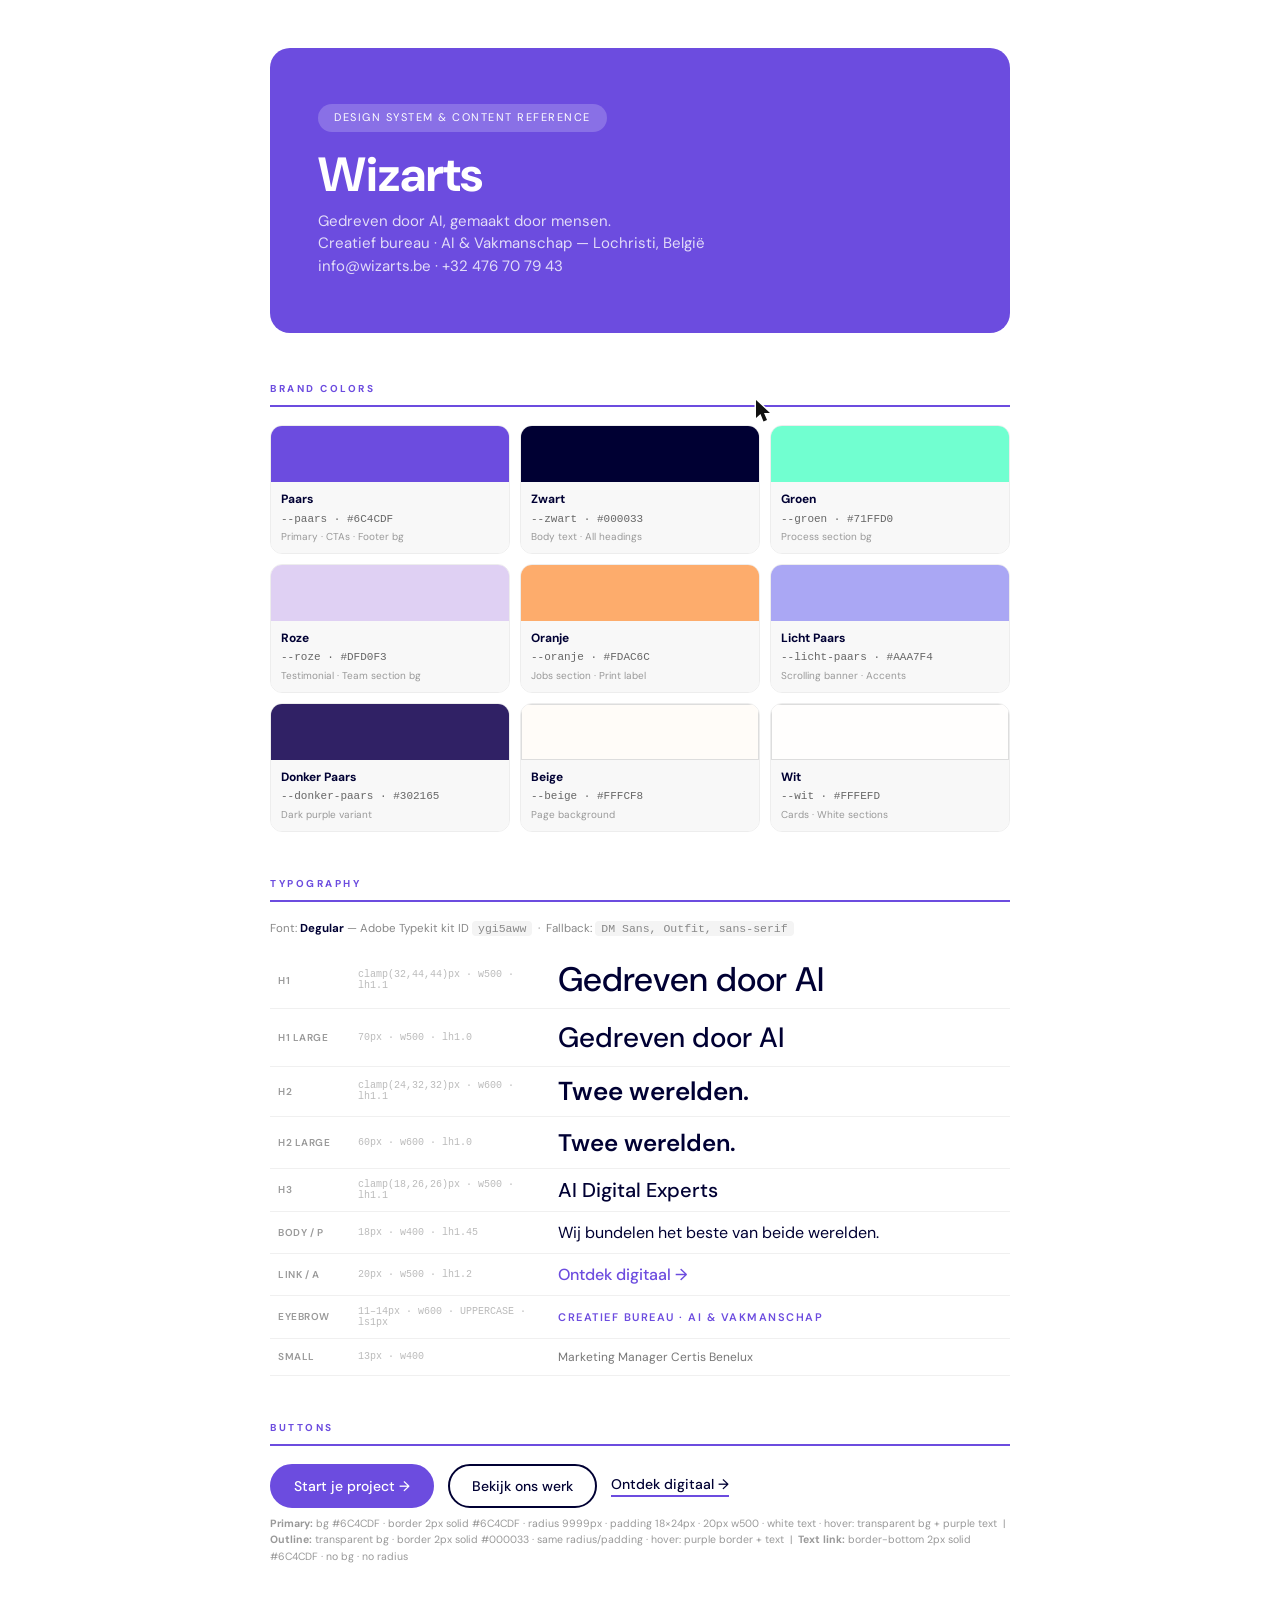
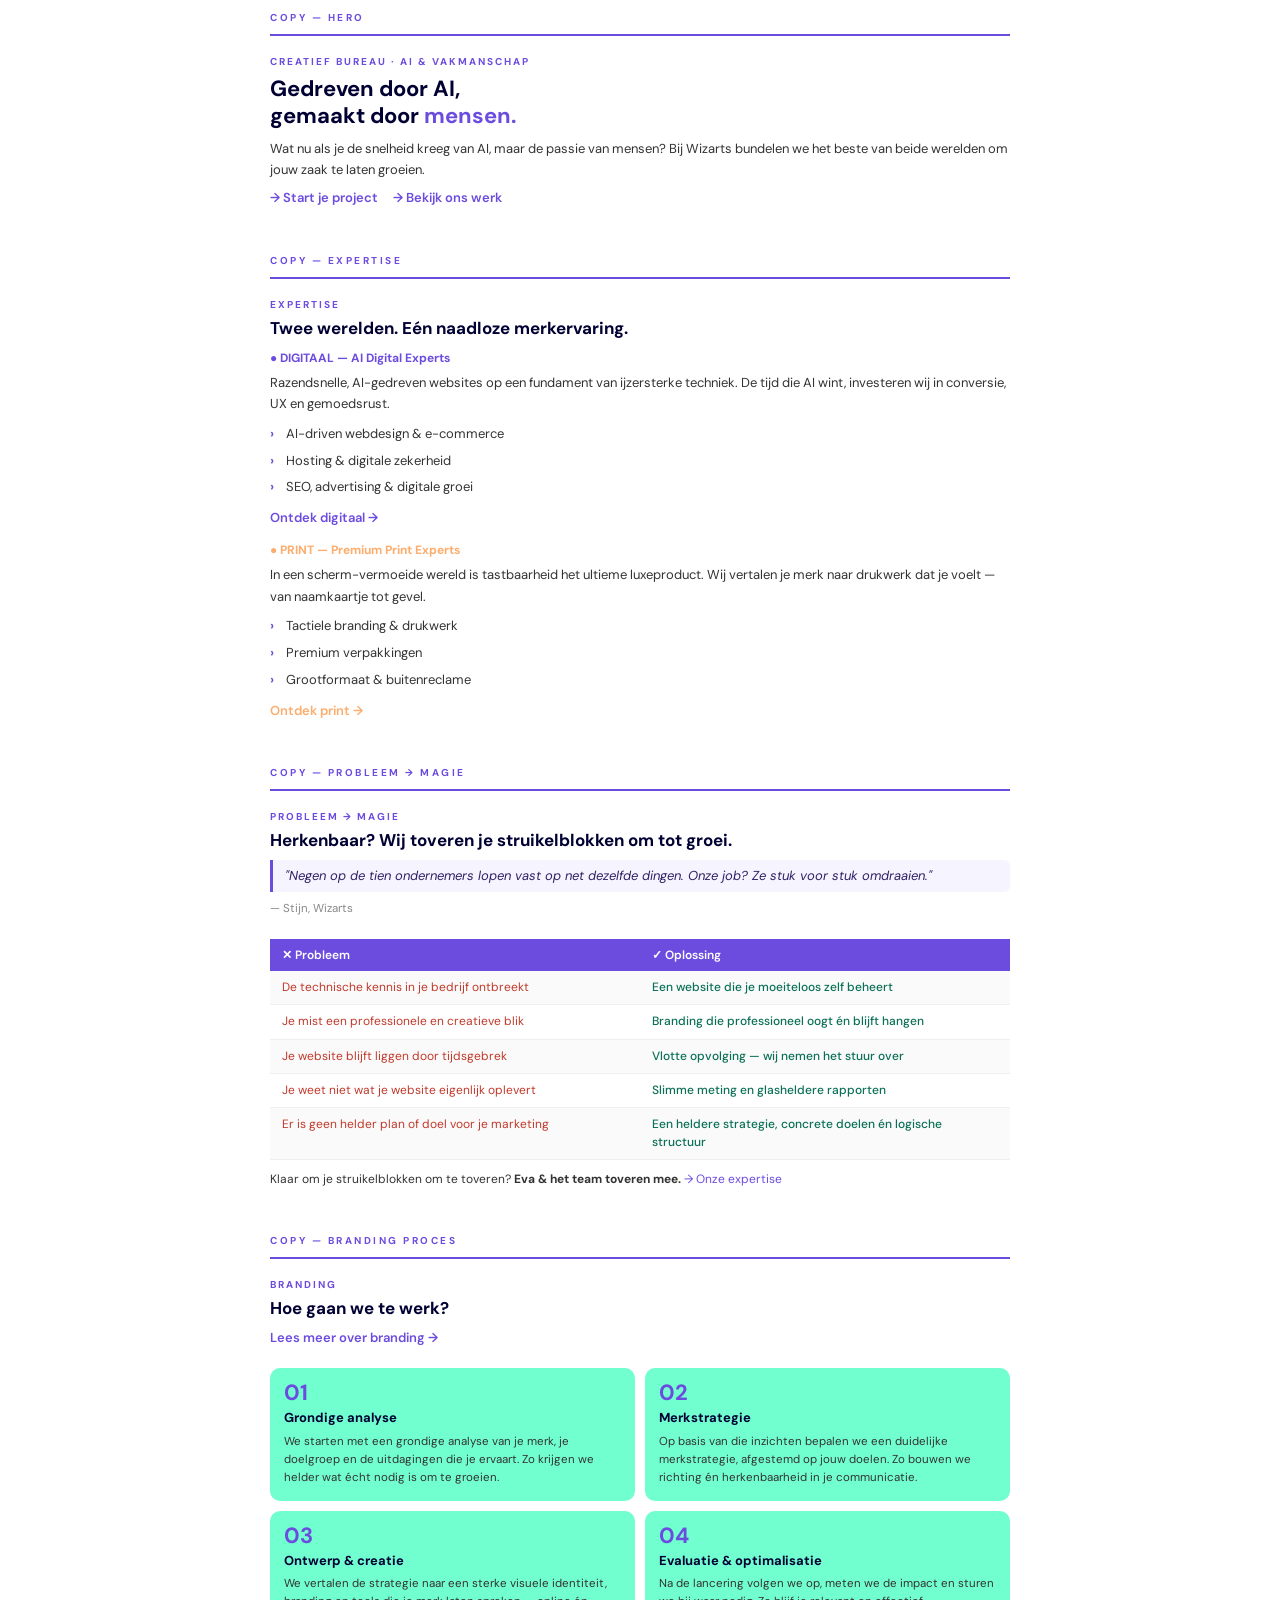
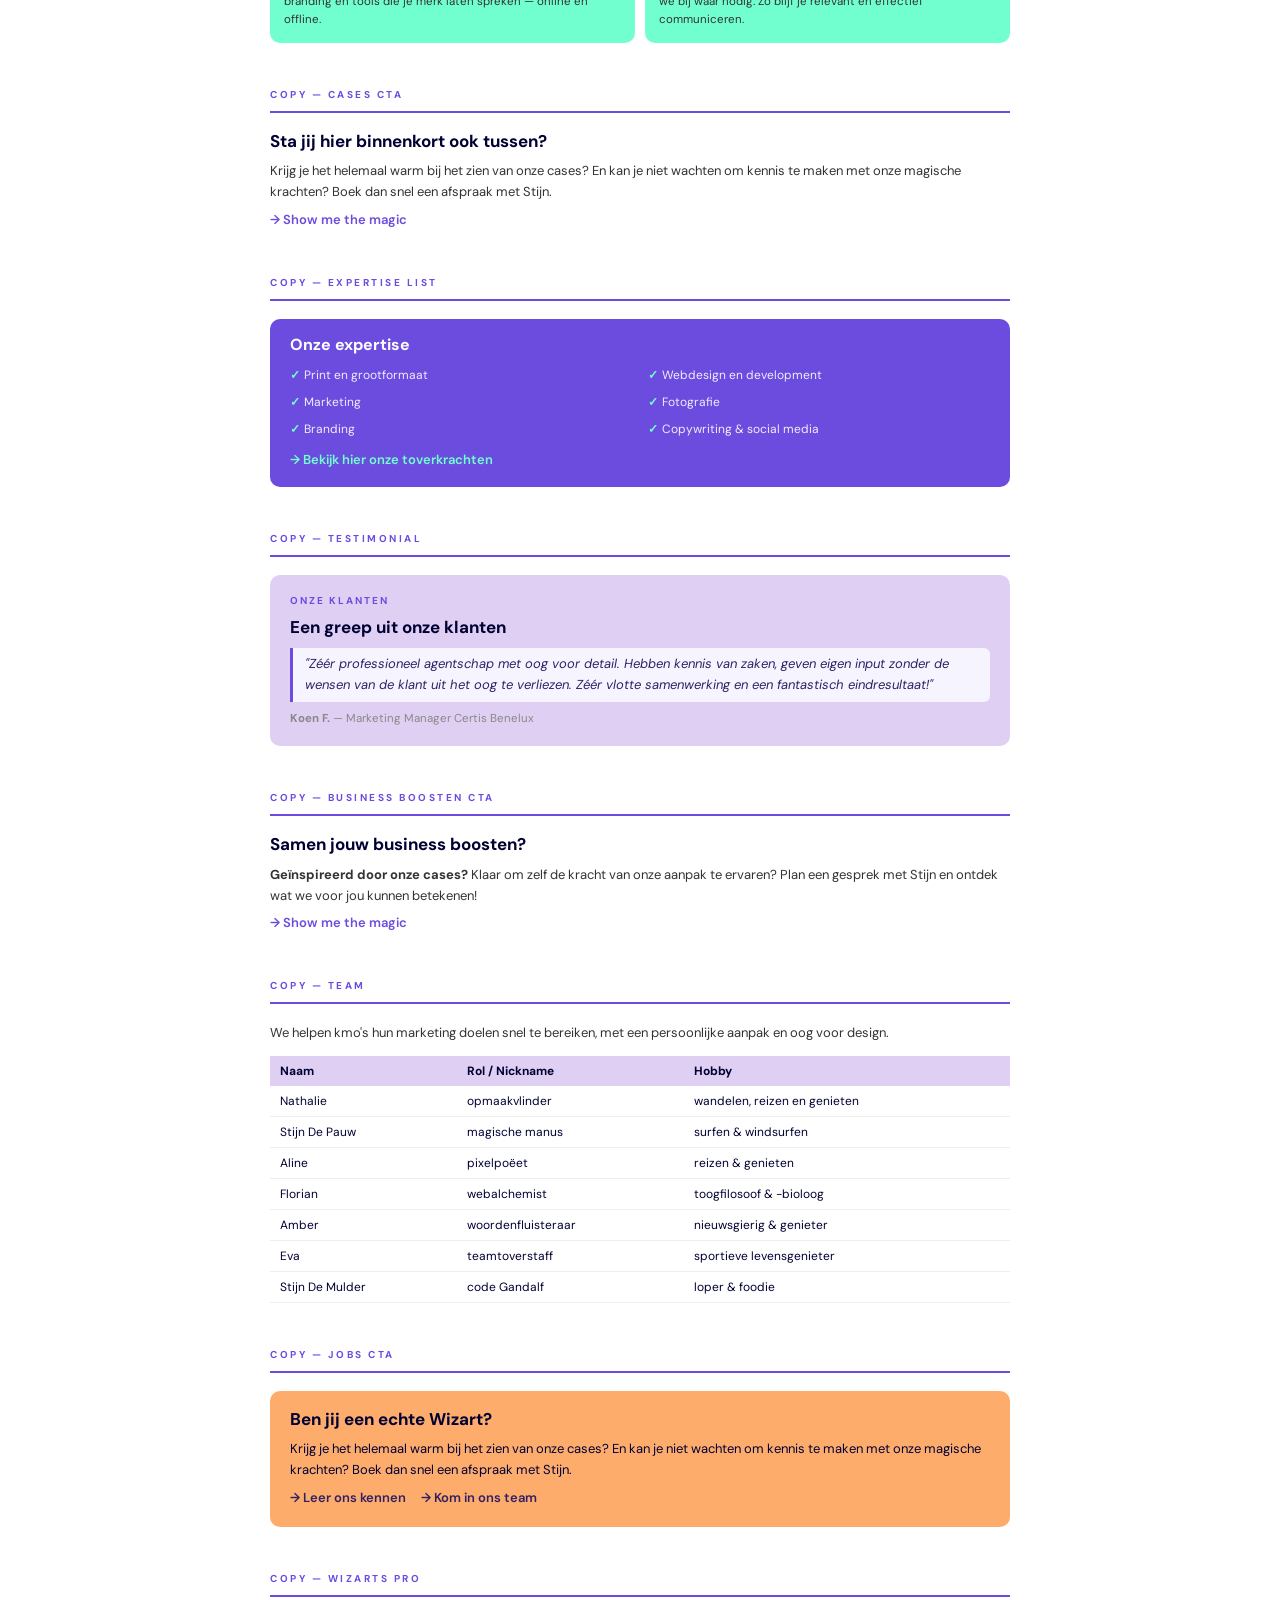
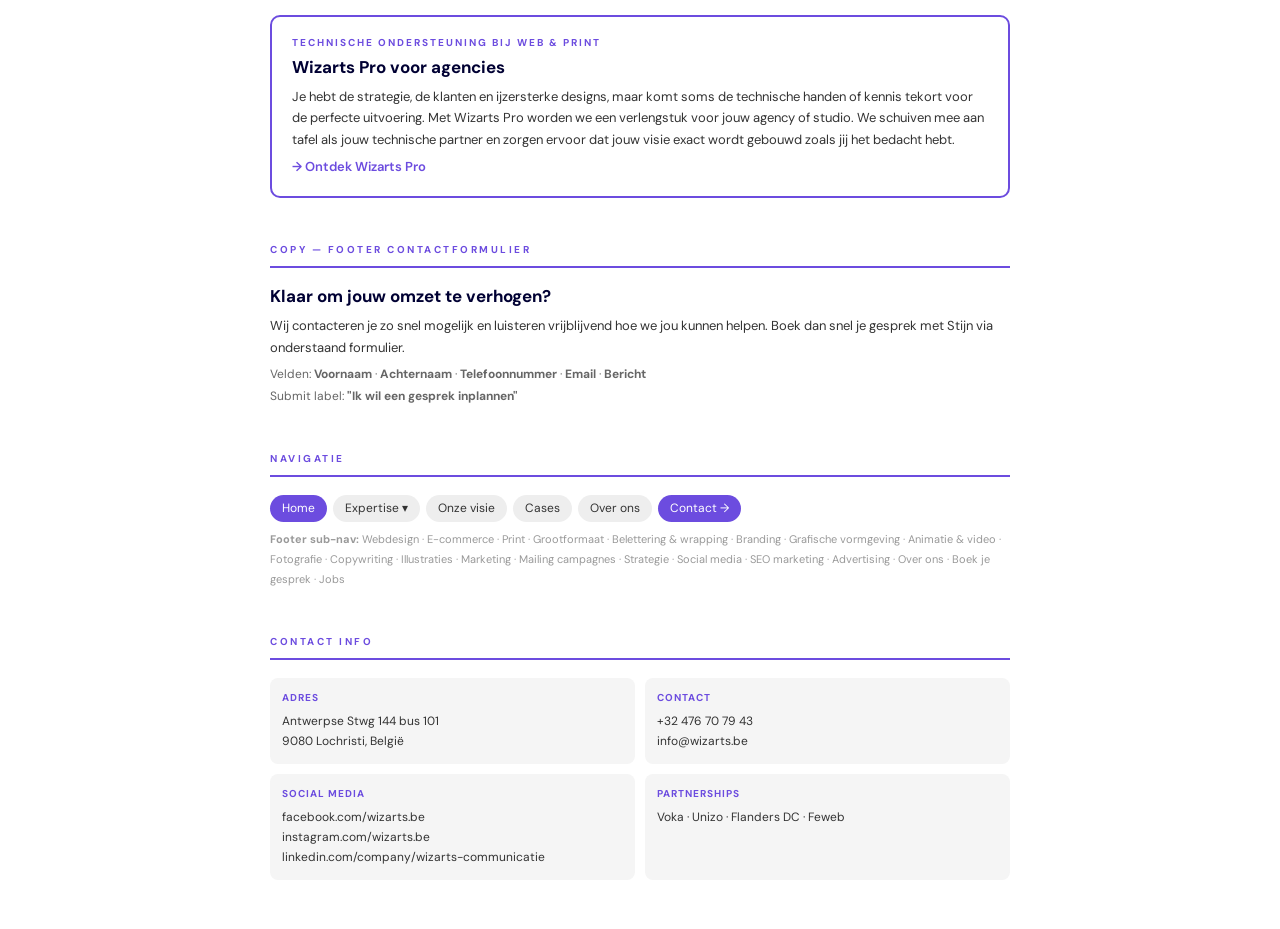
<file: Content/wizarts-design-system.html>
<html class="notranslate" translate="no" lang="nl" data-headlessui-focus-visible=""><head>
<meta charset="UTF-8">
<title>Wizarts – Design System &amp; Content</title>
<style>
@import url('https://fonts.googleapis.com/css2?family=DM+Sans:ital,opsz,wght@0,9..40,300;0,9..40,400;0,9..40,500;0,9..40,600;0,9..40,700;1,9..40,400&display=swap');
*{box-sizing:border-box;margin:0;padding:0}
body{font-family:'DM Sans',sans-serif;color:#000033;background:#fff;font-size:13px;line-height:1.6;-webkit-print-color-adjust:exact;print-color-adjust:exact}
.page{max-width:820px;margin:0 auto;padding:48px 40px}

.cover{background:#6C4CDF;color:white;padding:56px 48px;margin-bottom:48px;border-radius:20px}
.cover-tag{display:inline-block;background:rgba(255,255,255,0.2);border-radius:99px;padding:5px 16px;font-size:11px;letter-spacing:1.5px;text-transform:uppercase;margin-bottom:18px}
.cover h1{font-size:48px;font-weight:700;line-height:1.05;margin-bottom:10px}
.cover p{font-size:15px;opacity:0.8;line-height:1.5}

h2.sec{font-size:10px;font-weight:700;letter-spacing:2.5px;text-transform:uppercase;color:#6C4CDF;margin:44px 0 18px;padding-bottom:8px;border-bottom:2px solid #6C4CDF;page-break-after:avoid}

/* SWATCHES */
.swatches{display:grid;grid-template-columns:repeat(3,1fr);gap:10px;margin-bottom:8px}
.sw{border-radius:12px;overflow:hidden;border:1px solid rgba(0,0,0,0.07)}
.sw-color{height:56px}
.sw-info{padding:8px 10px;background:#f8f8f8}
.sw-name{font-weight:700;font-size:12px;color:#000033}
.sw-hex{font-size:11px;color:#666;font-family:monospace;margin:1px 0}
.sw-use{font-size:10px;color:#999}

/* TYPO */
.typo-table{width:100%;border-collapse:collapse;margin-bottom:8px}
.typo-table tr{border-bottom:1px solid #f0f0f0}
.typo-table td{padding:10px 8px;vertical-align:middle}
.tlabel{font-size:10px;color:#999;width:80px;font-weight:600;text-transform:uppercase;letter-spacing:.5px}
.tspec{font-size:10px;color:#bbb;font-family:monospace;width:200px}
.t-h1{font-size:34px;font-weight:500;line-height:1.05;color:#000033}
.t-h2{font-size:26px;font-weight:600;line-height:1.1;color:#000033}
.t-h3{font-size:20px;font-weight:500;line-height:1.1;color:#000033}
.t-body{font-size:16px;font-weight:400;color:#000033}
.t-link{font-size:16px;font-weight:500;color:#6C4CDF}
.t-eyebrow{font-size:11px;font-weight:600;letter-spacing:1.5px;text-transform:uppercase;color:#6C4CDF}
.t-small{font-size:12px;color:#777}

/* BUTTONS */
.btn-row{display:flex;gap:14px;align-items:center;flex-wrap:wrap;margin:14px 0 8px}
.bp{background:#6C4CDF;color:#fff;border:2px solid #6C4CDF;border-radius:99px;padding:11px 22px;font-size:14px;font-weight:500;font-family:inherit;cursor:default}
.bo{background:transparent;color:#000033;border:2px solid #000033;border-radius:99px;padding:11px 22px;font-size:14px;font-weight:500;font-family:inherit;cursor:default}
.bl{background:none;border:none;border-bottom:2px solid #6C4CDF;padding:0 0 2px;font-size:14px;font-weight:500;color:#000033;font-family:inherit;cursor:default}
.btn-note{font-size:10.5px;color:#999;line-height:1.6}

/* COPY BLOCKS */
.cb{margin-bottom:20px}
.eyebrow{font-size:10px;font-weight:700;letter-spacing:2px;text-transform:uppercase;color:#6C4CDF;margin-bottom:5px}
.hl{font-size:17px;font-weight:700;color:#000033;line-height:1.25;margin-bottom:8px}
.bd{font-size:13px;color:#333;line-height:1.65;margin-bottom:6px}
.li{font-size:13px;color:#333;padding:3px 0 3px 16px;position:relative}
.li::before{content:'›';position:absolute;left:0;color:#6C4CDF;font-weight:700}
.cta{font-size:13px;font-weight:600;color:#6C4CDF;margin-top:7px}
.quote{font-size:13px;font-style:italic;color:#302165;border-left:3px solid #6C4CDF;padding:6px 12px;margin:8px 0;line-height:1.6;background:#f6f4ff;border-radius:0 6px 6px 0}
.attr{font-size:11.5px;color:#888;margin-top:3px}

/* PAIN TABLE */
.pt{width:100%;border-collapse:collapse;font-size:12px;margin:10px 0}
.pt th{background:#6C4CDF;color:#fff;padding:8px 12px;text-align:left;font-weight:600}
.pt td{padding:8px 12px;border-bottom:1px solid #eee;vertical-align:top;line-height:1.45}
.pt tr:nth-child(even) td{background:#fafafa}
.bad{color:#c0392b}
.good{color:#0a7055;font-weight:500}

/* STEPS */
.steps{display:grid;grid-template-columns:1fr 1fr;gap:10px;margin:12px 0}
.step{background:#71FFD0;border-radius:10px;padding:14px}
.snum{font-size:22px;font-weight:700;color:#6C4CDF;line-height:1}
.stitle{font-size:13px;font-weight:700;color:#000033;margin:4px 0}
.sbody{font-size:11.5px;color:#333;line-height:1.55}

/* TEAM */
.tt{width:100%;border-collapse:collapse;font-size:12px}
.tt th{background:#DFD0F3;color:#000033;padding:7px 10px;text-align:left;font-weight:700}
.tt td{padding:7px 10px;border-bottom:1px solid #eee}

/* INFO GRID */
.ig{display:grid;grid-template-columns:1fr 1fr;gap:10px;margin-top:4px}
.ic{background:#f5f5f5;border-radius:8px;padding:12px}
.ic strong{display:block;font-size:10px;text-transform:uppercase;letter-spacing:1px;color:#6C4CDF;margin-bottom:5px}
.ic p{font-size:12px;color:#333;line-height:1.7}

/* NAV PILLS */
.nav-pills{display:flex;flex-wrap:wrap;gap:6px;margin:8px 0}
.np{background:#eee;border-radius:99px;padding:4px 12px;font-size:12px;color:#333}
.np.on{background:#6C4CDF;color:#fff}

/* EXPERTISE BOX */
.exp-box{background:#6C4CDF;color:#fff;border-radius:10px;padding:16px 20px;margin-bottom:10px}
.exp-box .hl{color:#fff;font-size:16px}
.exp-grid{display:grid;grid-template-columns:1fr 1fr;gap:2px 16px;margin:8px 0}
.exp-li{font-size:12px;color:rgba(255,255,255,0.9);padding:3px 0 3px 14px;position:relative}
.exp-li::before{content:'✓';position:absolute;left:0;color:#71FFD0;font-weight:700}
.exp-box .cta{color:#71FFD0}

/* TESTIMONIAL BOX */
.testi{background:#DFD0F3;border-radius:10px;padding:18px 20px;margin-bottom:6px}

/* JOBS BOX */
.jobs{background:#FDAC6C;border-radius:10px;padding:18px 20px;margin-bottom:6px}
.jobs .hl{color:#000033}
.jobs .bd{color:#000033}
.jobs .cta{color:#302165}

/* PRO BOX */
.pro{border:2px solid #6C4CDF;border-radius:10px;padding:18px 20px;margin-bottom:6px}

@media print{
  body{-webkit-print-color-adjust:exact!important;print-color-adjust:exact!important}
  .page{padding:20px 24px}
  .cover{break-after:page}
  h2.sec{break-before:auto;break-after:avoid}
  .steps{break-inside:avoid}
  .pt{break-inside:avoid}
}
</style>
<style id="claude-agent-animation-styles">
      @keyframes claude-pulse {
        0%, 100% { opacity: 0.6; }
        50% { opacity: 1; }
      }
      #claude-agent-glow-border-inner {
        animation: claude-pulse 2s ease-in-out infinite;
      }
      @media (prefers-reduced-motion: reduce) {
        #claude-agent-glow-border-inner {
          animation: none;
        }
      }
    </style></head>
<body>
<div class="page">

<!-- COVER -->
<div class="cover">
  <div class="cover-tag">Design System &amp; Content Reference</div>
  <h1>Wizarts</h1>
  <p>Gedreven door AI, gemaakt door mensen.<br>
  Creatief bureau · AI &amp; Vakmanschap — Lochristi, België<br>
  info@wizarts.be · +32 476 70 79 43</p>
</div>

<!-- COLORS -->
<h2 class="sec">Brand Colors</h2>
<div class="swatches">
  <div class="sw"><div class="sw-color" style="background:#6C4CDF"></div><div class="sw-info"><div class="sw-name">Paars</div><div class="sw-hex">--paars · #6C4CDF</div><div class="sw-use">Primary · CTAs · Footer bg</div></div></div>
  <div class="sw"><div class="sw-color" style="background:#000033"></div><div class="sw-info"><div class="sw-name">Zwart</div><div class="sw-hex">--zwart · #000033</div><div class="sw-use">Body text · All headings</div></div></div>
  <div class="sw"><div class="sw-color" style="background:#71FFD0"></div><div class="sw-info"><div class="sw-name">Groen</div><div class="sw-hex">--groen · #71FFD0</div><div class="sw-use">Process section bg</div></div></div>
  <div class="sw"><div class="sw-color" style="background:#DFD0F3"></div><div class="sw-info"><div class="sw-name">Roze</div><div class="sw-hex">--roze · #DFD0F3</div><div class="sw-use">Testimonial · Team section bg</div></div></div>
  <div class="sw"><div class="sw-color" style="background:#FDAC6C"></div><div class="sw-info"><div class="sw-name">Oranje</div><div class="sw-hex">--oranje · #FDAC6C</div><div class="sw-use">Jobs section · Print label</div></div></div>
  <div class="sw"><div class="sw-color" style="background:#AAA7F4"></div><div class="sw-info"><div class="sw-name">Licht Paars</div><div class="sw-hex">--licht-paars · #AAA7F4</div><div class="sw-use">Scrolling banner · Accents</div></div></div>
  <div class="sw"><div class="sw-color" style="background:#302165"></div><div class="sw-info"><div class="sw-name">Donker Paars</div><div class="sw-hex">--donker-paars · #302165</div><div class="sw-use">Dark purple variant</div></div></div>
  <div class="sw"><div class="sw-color" style="background:#FFFCF8;border:1px solid #ddd"></div><div class="sw-info"><div class="sw-name">Beige</div><div class="sw-hex">--beige · #FFFCF8</div><div class="sw-use">Page background</div></div></div>
  <div class="sw"><div class="sw-color" style="background:#FFFEFD;border:1px solid #ddd"></div><div class="sw-info"><div class="sw-name">Wit</div><div class="sw-hex">--wit · #FFFEFD</div><div class="sw-use">Cards · White sections</div></div></div>
</div>

<!-- TYPOGRAPHY -->
<h2 class="sec">Typography</h2>
<p style="font-size:11.5px;color:#888;margin-bottom:14px">Font: <strong style="color:#000033">Degular</strong> — Adobe Typekit kit ID <code style="background:#f4f4f4;padding:1px 6px;border-radius:4px">ygi5aww</code> &nbsp;·&nbsp; Fallback: <code style="background:#f4f4f4;padding:1px 6px;border-radius:4px">DM Sans, Outfit, sans-serif</code></p>
<table class="typo-table">
  <tbody><tr><td class="tlabel">H1</td><td class="tspec">clamp(32,44,44)px · w500 · lh1.1</td><td><span class="t-h1">Gedreven door AI</span></td></tr>
  <tr><td class="tlabel">H1 Large</td><td class="tspec">70px · w500 · lh1.0</td><td><span style="font-size:28px;font-weight:500;color:#000033">Gedreven door AI</span></td></tr>
  <tr><td class="tlabel">H2</td><td class="tspec">clamp(24,32,32)px · w600 · lh1.1</td><td><span class="t-h2">Twee werelden.</span></td></tr>
  <tr><td class="tlabel">H2 Large</td><td class="tspec">60px · w600 · lh1.0</td><td><span style="font-size:24px;font-weight:600;color:#000033">Twee werelden.</span></td></tr>
  <tr><td class="tlabel">H3</td><td class="tspec">clamp(18,26,26)px · w500 · lh1.1</td><td><span class="t-h3">AI Digital Experts</span></td></tr>
  <tr><td class="tlabel">Body / p</td><td class="tspec">18px · w400 · lh1.45</td><td><span class="t-body">Wij bundelen het beste van beide werelden.</span></td></tr>
  <tr><td class="tlabel">Link / a</td><td class="tspec">20px · w500 · lh1.2</td><td><span class="t-link">Ontdek digitaal →</span></td></tr>
  <tr><td class="tlabel">Eyebrow</td><td class="tspec">11–14px · w600 · UPPERCASE · ls1px</td><td><span class="t-eyebrow">CREATIEF BUREAU · AI &amp; VAKMANSCHAP</span></td></tr>
  <tr><td class="tlabel">Small</td><td class="tspec">13px · w400</td><td><span class="t-small">Marketing Manager Certis Benelux</span></td></tr>
</tbody></table>

<!-- BUTTONS -->
<h2 class="sec">Buttons</h2>
<div class="btn-row">
  <button class="bp">Start je project →</button>
  <button class="bo">Bekijk ons werk</button>
  <button class="bl">Ontdek digitaal →</button>
</div>
<p class="btn-note">
  <strong>Primary:</strong> bg #6C4CDF · border 2px solid #6C4CDF · radius 9999px · padding 18×24px · 20px w500 · white text · hover: transparent bg + purple text &nbsp;|&nbsp;
  <strong>Outline:</strong> transparent bg · border 2px solid #000033 · same radius/padding · hover: purple border + text &nbsp;|&nbsp;
  <strong>Text link:</strong> border-bottom 2px solid #6C4CDF · no bg · no radius
</p>

<!-- HERO -->
<h2 class="sec">Copy — Hero</h2>
<div class="cb">
  <div class="eyebrow">CREATIEF BUREAU · AI &amp; VAKMANSCHAP</div>
  <div class="hl" style="font-size:22px">Gedreven door AI,<br>gemaakt door <span style="color:#6C4CDF">mensen.</span></div>
  <div class="bd">Wat nu als je de snelheid kreeg van AI, maar de passie van mensen? Bij Wizarts bundelen we het beste van beide werelden om jouw zaak te laten groeien.</div>
  <div class="cta">→ Start je project &nbsp;&nbsp;&nbsp; → Bekijk ons werk</div>
</div>

<!-- EXPERTISE -->
<h2 class="sec">Copy — Expertise</h2>
<div class="cb">
  <div class="eyebrow">EXPERTISE</div>
  <div class="hl">Twee werelden. Eén naadloze merkervaring.</div>
  <p style="font-size:12px;font-weight:700;color:#6C4CDF;margin:10px 0 4px">● DIGITAAL — AI Digital Experts</p>
  <div class="bd">Razendsnelle, AI-gedreven websites op een fundament van ijzersterke techniek. De tijd die AI wint, investeren wij in conversie, UX en gemoedsrust.</div>
  <div class="li">AI-driven webdesign &amp; e-commerce</div>
  <div class="li">Hosting &amp; digitale zekerheid</div>
  <div class="li">SEO, advertising &amp; digitale groei</div>
  <div class="cta">Ontdek digitaal →</div>
  <p style="font-size:12px;font-weight:700;color:#FDAC6C;margin:12px 0 4px">● PRINT — Premium Print Experts</p>
  <div class="bd">In een scherm-vermoeide wereld is tastbaarheid het ultieme luxeproduct. Wij vertalen je merk naar drukwerk dat je voelt — van naamkaartje tot gevel.</div>
  <div class="li">Tactiele branding &amp; drukwerk</div>
  <div class="li">Premium verpakkingen</div>
  <div class="li">Grootformaat &amp; buitenreclame</div>
  <div class="cta" style="color:#FDAC6C">Ontdek print →</div>
</div>

<!-- PROBLEEM MAGIE -->
<h2 class="sec">Copy — Probleem → Magie</h2>
<div class="cb">
  <div class="eyebrow">PROBLEEM → MAGIE</div>
  <div class="hl">Herkenbaar? Wij toveren je struikelblokken om tot groei.</div>
  <div class="quote">"Negen op de tien ondernemers lopen vast op net dezelfde dingen. Onze job? Ze stuk voor stuk omdraaien."</div>
  <div class="attr">— Stijn, Wizarts</div>
</div>
<table class="pt">
  <tbody><tr><th style="width:50%">✕ Probleem</th><th>✓ Oplossing</th></tr>
  <tr><td class="bad">De technische kennis in je bedrijf ontbreekt</td><td class="good">Een website die je moeiteloos zelf beheert</td></tr>
  <tr><td class="bad">Je mist een professionele en creatieve blik</td><td class="good">Branding die professioneel oogt én blijft hangen</td></tr>
  <tr><td class="bad">Je website blijft liggen door tijdsgebrek</td><td class="good">Vlotte opvolging — wij nemen het stuur over</td></tr>
  <tr><td class="bad">Je weet niet wat je website eigenlijk oplevert</td><td class="good">Slimme meting en glasheldere rapporten</td></tr>
  <tr><td class="bad">Er is geen helder plan of doel voor je marketing</td><td class="good">Een heldere strategie, concrete doelen én logische structuur</td></tr>
</tbody></table>
<div style="font-size:12px;color:#333;margin-top:10px">Klaar om je struikelblokken om te toveren? <strong>Eva &amp; het team toveren mee.</strong> <span style="color:#6C4CDF">→ Onze expertise</span></div>

<!-- BRANDING PROCESS -->
<h2 class="sec">Copy — Branding Proces</h2>
<div class="cb">
  <div class="eyebrow">BRANDING</div>
  <div class="hl">Hoe gaan we te werk?</div>
  <div class="cta">Lees meer over branding →</div>
</div>
<div class="steps">
  <div class="step"><div class="snum">01</div><div class="stitle">Grondige analyse</div><div class="sbody">We starten met een grondige analyse van je merk, je doelgroep en de uitdagingen die je ervaart. Zo krijgen we helder wat écht nodig is om te groeien.</div></div>
  <div class="step"><div class="snum">02</div><div class="stitle">Merkstrategie</div><div class="sbody">Op basis van die inzichten bepalen we een duidelijke merkstrategie, afgestemd op jouw doelen. Zo bouwen we richting én herkenbaarheid in je communicatie.</div></div>
  <div class="step"><div class="snum">03</div><div class="stitle">Ontwerp &amp; creatie</div><div class="sbody">We vertalen de strategie naar een sterke visuele identiteit, branding en tools die je merk laten spreken — online én offline.</div></div>
  <div class="step"><div class="snum">04</div><div class="stitle">Evaluatie &amp; optimalisatie</div><div class="sbody">Na de lancering volgen we op, meten we de impact en sturen we bij waar nodig. Zo blijf je relevant en effectief communiceren.</div></div>
</div>

<!-- CASES CTA -->
<h2 class="sec">Copy — Cases CTA</h2>
<div class="cb">
  <div class="hl">Sta jij hier binnenkort ook tussen?</div>
  <div class="bd">Krijg je het helemaal warm bij het zien van onze cases? En kan je niet wachten om kennis te maken met onze magische krachten? Boek dan snel een afspraak met Stijn.</div>
  <div class="cta">→ Show me the magic</div>
</div>

<!-- EXPERTISE LIST -->
<h2 class="sec">Copy — Expertise List</h2>
<div class="exp-box">
  <div class="hl">Onze expertise</div>
  <div class="exp-grid">
    <div class="exp-li">Print en grootformaat</div>
    <div class="exp-li">Webdesign en development</div>
    <div class="exp-li">Marketing</div>
    <div class="exp-li">Fotografie</div>
    <div class="exp-li">Branding</div>
    <div class="exp-li">Copywriting &amp; social media</div>
  </div>
  <div class="cta">→ Bekijk hier onze toverkrachten</div>
</div>

<!-- TESTIMONIAL -->
<h2 class="sec">Copy — Testimonial</h2>
<div class="testi">
  <div class="eyebrow" style="margin-bottom:8px">ONZE KLANTEN</div>
  <div class="hl">Een greep uit onze klanten</div>
  <div class="quote" style="margin-top:10px">"Zéér professioneel agentschap met oog voor detail. Hebben kennis van zaken, geven eigen input zonder de wensen van de klant uit het oog te verliezen. Zéér vlotte samenwerking en een fantastisch eindresultaat!"</div>
  <div class="attr" style="margin-top:8px"><strong>Koen F.</strong> — Marketing Manager Certis Benelux</div>
</div>

<!-- BUSINESS BOOSTEN -->
<h2 class="sec">Copy — Business Boosten CTA</h2>
<div class="cb">
  <div class="hl">Samen jouw business boosten?</div>
  <div class="bd"><strong>Geïnspireerd door onze cases?</strong> Klaar om zelf de kracht van onze aanpak te ervaren? Plan een gesprek met Stijn en ontdek wat we voor jou kunnen betekenen!</div>
  <div class="cta">→ Show me the magic</div>
</div>

<!-- TEAM -->
<h2 class="sec">Copy — Team</h2>
<div class="bd" style="margin-bottom:12px">We helpen kmo's hun marketing doelen snel te bereiken, met een persoonlijke aanpak en oog voor design.</div>
<table class="tt">
  <tbody><tr><th>Naam</th><th>Rol / Nickname</th><th>Hobby</th></tr>
  <tr><td>Nathalie</td><td>opmaakvlinder</td><td>wandelen, reizen en genieten</td></tr>
  <tr><td>Stijn De Pauw</td><td>magische manus</td><td>surfen &amp; windsurfen</td></tr>
  <tr><td>Aline</td><td>pixelpoëet</td><td>reizen &amp; genieten</td></tr>
  <tr><td>Florian</td><td>webalchemist</td><td>toogfilosoof &amp; -bioloog</td></tr>
  <tr><td>Amber</td><td>woordenfluisteraar</td><td>nieuwsgierig &amp; genieter</td></tr>
  <tr><td>Eva</td><td>teamtoverstaff</td><td>sportieve levensgenieter</td></tr>
  <tr><td>Stijn De Mulder</td><td>code Gandalf</td><td>loper &amp; foodie</td></tr>
</tbody></table>

<!-- JOBS -->
<h2 class="sec">Copy — Jobs CTA</h2>
<div class="jobs">
  <div class="hl">Ben jij een echte Wizart?</div>
  <div class="bd">Krijg je het helemaal warm bij het zien van onze cases? En kan je niet wachten om kennis te maken met onze magische krachten? Boek dan snel een afspraak met Stijn.</div>
  <div class="cta">→ Leer ons kennen &nbsp;&nbsp;&nbsp; → Kom in ons team</div>
</div>

<!-- WIZARTS PRO -->
<h2 class="sec">Copy — Wizarts Pro</h2>
<div class="pro">
  <div class="eyebrow">TECHNISCHE ONDERSTEUNING BIJ WEB &amp; PRINT</div>
  <div class="hl" style="margin-top:6px">Wizarts Pro voor agencies</div>
  <div class="bd">Je hebt de strategie, de klanten en ijzersterke designs, maar komt soms de technische handen of kennis tekort voor de perfecte uitvoering. Met Wizarts Pro worden we een verlengstuk voor jouw agency of studio. We schuiven mee aan tafel als jouw technische partner en zorgen ervoor dat jouw visie exact wordt gebouwd zoals jij het bedacht hebt.</div>
  <div class="cta">→ Ontdek Wizarts Pro</div>
</div>

<!-- FOOTER FORM -->
<h2 class="sec">Copy — Footer Contactformulier</h2>
<div class="cb">
  <div class="hl">Klaar om jouw omzet te verhogen?</div>
  <div class="bd">Wij contacteren je zo snel mogelijk en luisteren vrijblijvend hoe we jou kunnen helpen. Boek dan snel je gesprek met Stijn via onderstaand formulier.</div>
  <div style="font-size:12px;color:#666;margin-top:6px;line-height:1.8">
    Velden: <strong>Voornaam</strong> · <strong>Achternaam</strong> · <strong>Telefoonnummer</strong> · <strong>Email</strong> · <strong>Bericht</strong><br>
    Submit label: <strong>"Ik wil een gesprek inplannen"</strong>
  </div>
</div>

<!-- NAV -->
<h2 class="sec">Navigatie</h2>
<div class="nav-pills">
  <span class="np on">Home</span><span class="np">Expertise ▾</span><span class="np">Onze visie</span><span class="np">Cases</span><span class="np">Over ons</span><span class="np on">Contact →</span>
</div>
<p style="font-size:11px;color:#999;margin-top:6px;line-height:1.8">
  <strong>Footer sub-nav:</strong> Webdesign · E-commerce · Print · Grootformaat · Belettering &amp; wrapping · Branding · Grafische vormgeving · Animatie &amp; video · Fotografie · Copywriting · Illustraties · Marketing · Mailing campagnes · Strategie · Social media · SEO marketing · Advertising · Over ons · Boek je gesprek · Jobs
</p>

<!-- CONTACT -->
<h2 class="sec">Contact Info</h2>
<div class="ig">
  <div class="ic"><strong>Adres</strong><p>Antwerpse Stwg 144 bus 101<br>9080 Lochristi, België</p></div>
  <div class="ic"><strong>Contact</strong><p>+32 476 70 79 43<br>info@wizarts.be</p></div>
  <div class="ic"><strong>Social Media</strong><p>facebook.com/wizarts.be<br>instagram.com/wizarts.be<br>linkedin.com/company/wizarts-communicatie</p></div>
  <div class="ic"><strong>Partnerships</strong><p>Voka · Unizo · Flanders DC · Feweb</p></div>
</div>

</div>

<div id="claude-agent-glow-border" style="position: fixed; inset: 0px; pointer-events: none; z-index: 2147483646; opacity: 1; transition: opacity 0.3s ease-in-out; display: none;"><div id="claude-agent-glow-border-inner" style="position: absolute; inset: 0px; will-change: opacity; box-shadow: rgba(217, 119, 87, 0.7) 0px 0px 15px inset, rgba(217, 119, 87, 0.5) 0px 0px 25px inset, rgba(217, 119, 87, 0.2) 0px 0px 35px inset;"></div></div><div id="claude-agent-stop-container" style="position: fixed; bottom: 16px; left: 50%; transform: translateX(-50%); justify-content: center; align-items: center; pointer-events: none; z-index: 2147483647; display: none;"><button id="claude-agent-stop-button" style="position: relative; transform: translateY(0px); padding: 12px 16px; background: rgb(250, 249, 245); color: rgb(20, 20, 19); border: 0.5px solid rgba(31, 30, 29, 0.4); border-radius: 12px; font-family: -apple-system, BlinkMacSystemFont, &quot;Segoe UI&quot;, Roboto, &quot;Helvetica Neue&quot;, Arial, sans-serif; font-size: 14px; font-weight: 600; cursor: pointer; display: inline-flex; align-items: center; justify-content: center; box-shadow: rgba(217, 119, 87, 0.24) 0px 40px 80px, rgba(217, 119, 87, 0.24) 0px 4px 14px; transition: 0.3s cubic-bezier(0.4, 0, 0.2, 1); opacity: 1; user-select: none; pointer-events: auto; white-space: nowrap; margin: 0px auto;">
      <svg width="16" height="16" viewBox="0 0 256 256" fill="currentColor" style="margin-right: 12px; vertical-align: middle;">
        <path d="M128,20A108,108,0,1,0,236,128,108.12,108.12,0,0,0,128,20Zm0,192a84,84,0,1,1,84-84A84.09,84.09,0,0,1,128,212Zm40-112v56a12,12,0,0,1-12,12H100a12,12,0,0,1-12-12V100a12,12,0,0,1,12-12h56A12,12,0,0,1,168,100Z"></path>
      </svg>
      <span style="vertical-align: middle;">Stop Claude</span>
    </button></div><div id="claude-phantom-cursor" aria-hidden="true" style="position: fixed; top: 0px; left: 0px; pointer-events: none; z-index: 2147483646; transform: translate3d(756px, 400px, 0px); transition: transform 180ms cubic-bezier(0.2, 0, 0, 1); will-change: transform;"><svg id="claude-phantom-cursor-plain" width="20" height="26" viewBox="0 0 20 26" style="position: absolute; top: 0px; left: 0px; overflow: visible;"><path d="M0 0 L0 18 L4.5 14 L7.5 21.5 L11 20 L8 13 L14 13 Z" stroke="white" stroke-width="3" stroke-linejoin="round" fill="white"></path><path d="M0 0 L0 18 L4.5 14 L7.5 21.5 L11 20 L8 13 L14 13 Z" fill="#111"></path></svg><svg id="claude-phantom-cursor-styled" width="20" height="26" viewBox="0 0 20 26" style="position: absolute; top: 0px; left: 0px; overflow: visible; filter: drop-shadow(rgba(217, 119, 87, 0.9) 0px 0px 4px) drop-shadow(rgba(217, 119, 87, 0.45) 0px 0px 10px); display: none;"><path d="M0 0 L0 18 L4.5 14 L7.5 21.5 L11 20 L8 13 L14 13 Z" stroke="#D97757" stroke-width="3" stroke-linejoin="round" fill="#D97757"></path><path d="M0 0 L0 18 L4.5 14 L7.5 21.5 L11 20 L8 13 L14 13 Z" fill="#FAF9F5"></path></svg></div></body></html>
</file>
